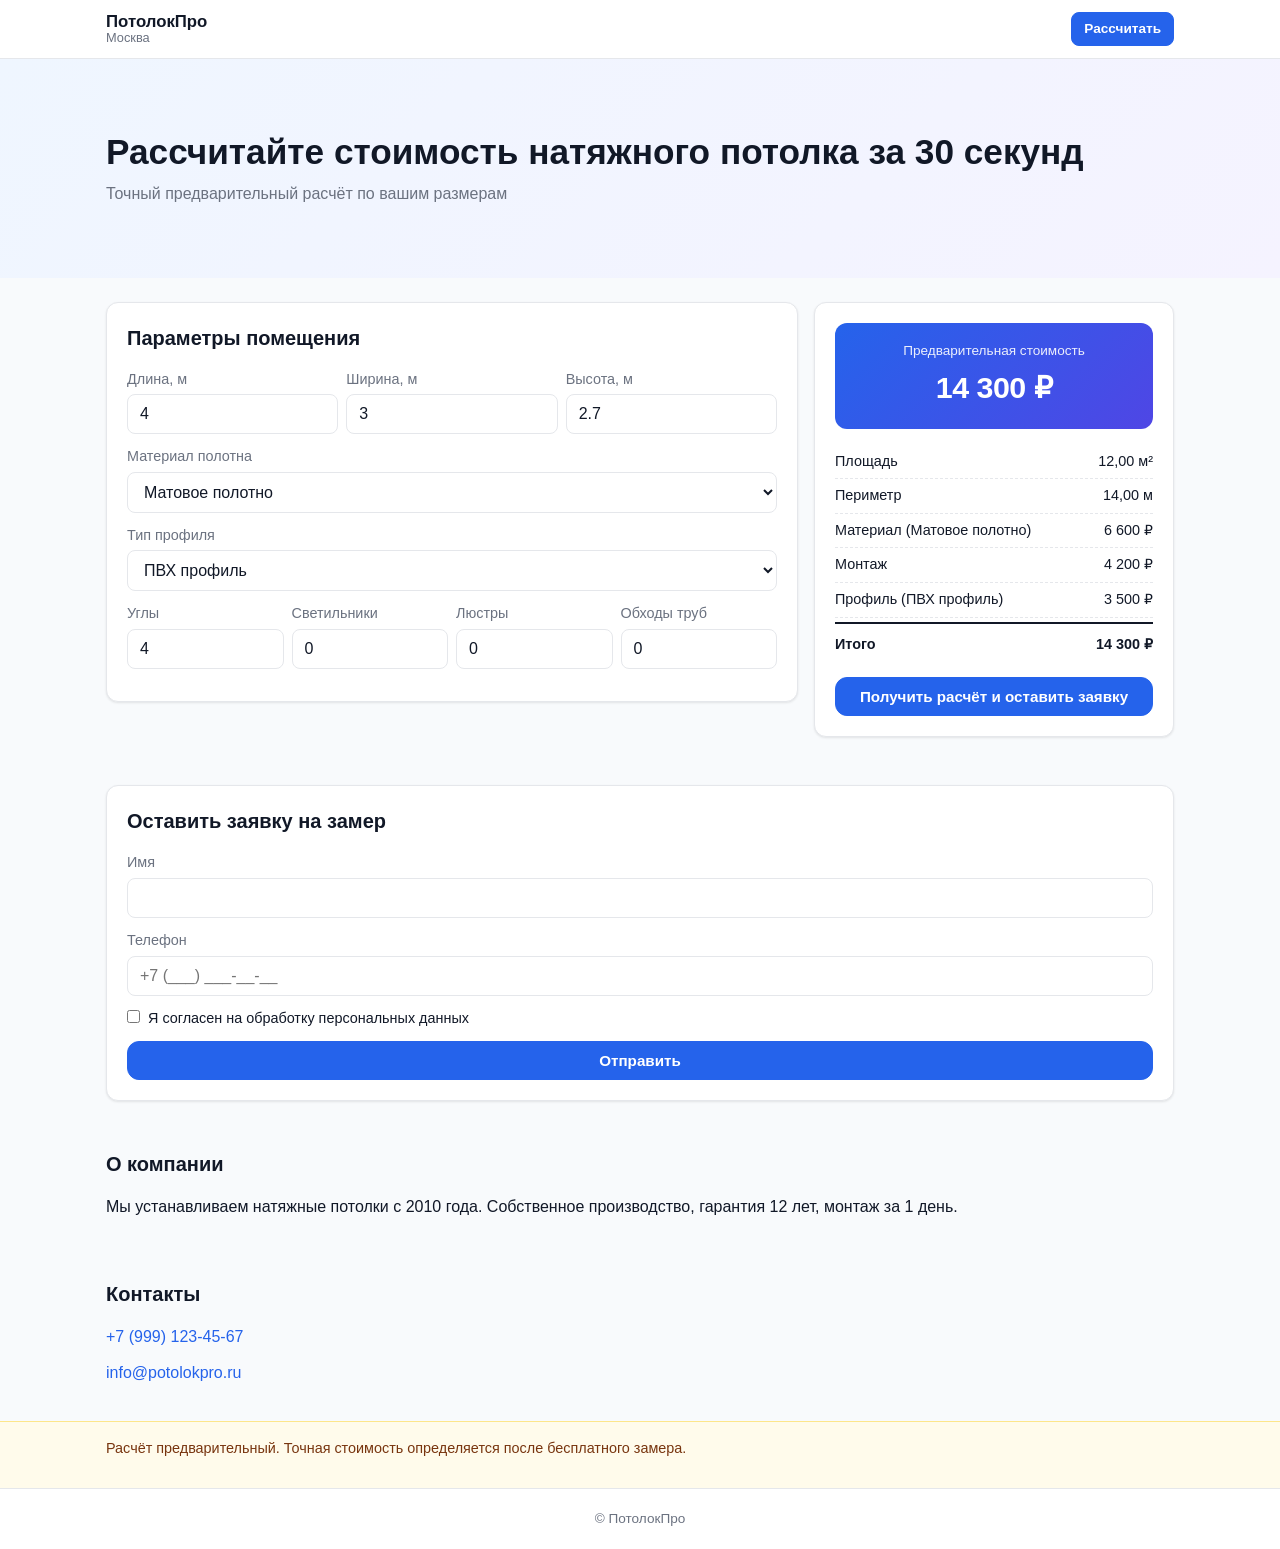
<file: index.html>
<!DOCTYPE html>
<html lang="ru">
<head>
<meta charset="UTF-8">
<meta name="viewport" content="width=device-width, initial-scale=1">
<meta name="description" content="">
<title>Калькулятор натяжных потолков</title>
<link rel="stylesheet" href="assets/css/style.css">
</head>
<body>
<header class="site-header">
  <div class="container header-inner">
    <div class="brand">
      <span class="brand-name" id="companyName">—</span>
      <span class="brand-city" id="companyCity"></span>
    </div>
    <a href="#calc" class="btn btn-sm btn-primary">Рассчитать</a>
  </div>
</header>

<main>
  <section class="hero">
    <div class="container">
      <h1 id="heroTitle">Загрузка…</h1>
      <p class="hero-sub" id="heroSubtitle"></p>
    </div>
  </section>

  <section class="calc-section" id="calc">
    <div class="container calc-grid">
      <div class="card calc-form">
        <h2>Параметры помещения</h2>
        <div class="field-row">
          <label>Длина, м
            <input type="number" id="length" min="0.5" max="50" step="0.1" value="4" inputmode="decimal">
          </label>
          <label>Ширина, м
            <input type="number" id="width" min="0.5" max="50" step="0.1" value="3" inputmode="decimal">
          </label>
          <label>Высота, м
            <input type="number" id="height" min="2" max="10" step="0.1" value="2.7" inputmode="decimal">
          </label>
        </div>
        <label>Материал полотна
          <select id="material"></select>
        </label>
        <label>Тип профиля
          <select id="profile"></select>
        </label>
        <div class="field-row">
          <label>Углы
            <input type="number" id="corners" min="0" step="1" value="4" inputmode="numeric">
          </label>
          <label>Светильники
            <input type="number" id="spotlights" min="0" step="1" value="0" inputmode="numeric">
          </label>
          <label>Люстры
            <input type="number" id="chandeliers" min="0" step="1" value="0" inputmode="numeric">
          </label>
          <label>Обходы труб
            <input type="number" id="pipes" min="0" step="1" value="0" inputmode="numeric">
          </label>
        </div>
        <div class="error-msg" id="calcError" hidden></div>
      </div>

      <aside class="card calc-result">
        <div class="total-box">
          <div class="total-label">Предварительная стоимость</div>
          <div class="total-price"><span id="totalPrice">0</span> ₽</div>
        </div>
        <div class="details" id="detailsList"></div>
        <button class="btn btn-primary btn-block" id="openFormBtn">Получить расчёт и оставить заявку</button>
      </aside>
    </div>
  </section>

  <section class="form-section" id="formSection">
    <div class="container">
      <div class="card form-card">
        <h2>Оставить заявку на замер</h2>
        <form id="requestForm" novalidate>
          <label>Имя
            <input type="text" id="clientName" required maxlength="100" autocomplete="name">
          </label>
          <label>Телефон
            <input type="tel" id="clientPhone" required maxlength="30" placeholder="+7 (___) ___-__-__" autocomplete="tel">
          </label>
          <label class="checkbox-label">
            <input type="checkbox" id="consent" required>
            <span>Я согласен на обработку персональных данных</span>
          </label>
          <div class="error-msg" id="formError" hidden></div>
          <div class="success-msg" id="formSuccess" hidden></div>
          <button type="submit" class="btn btn-primary btn-block" id="submitBtn">
            <span class="btn-label">Отправить</span>
          </button>
        </form>
      </div>
    </div>
  </section>

  <section class="gallery-section" id="gallerySection" hidden>
    <div class="container">
      <h2>Наши работы</h2>
      <div class="gallery" id="gallery"></div>
    </div>
  </section>

  <section class="about-section">
    <div class="container">
      <h2>О компании</h2>
      <p id="aboutText"></p>
    </div>
  </section>

  <section class="contacts-section">
    <div class="container">
      <h2>Контакты</h2>
      <p><a id="contactPhone" href="#"></a></p>
      <p><a id="contactEmail" href="#"></a></p>
    </div>
  </section>

  <section class="disclaimer">
    <div class="container">
      <p id="disclaimerText"></p>
    </div>
  </section>
</main>

<footer class="site-footer">
  <div class="container">
    <span id="footerName"></span>
  </div>
</footer>

<script src="assets/js/app.js"></script>
</body>
</html>
</file>
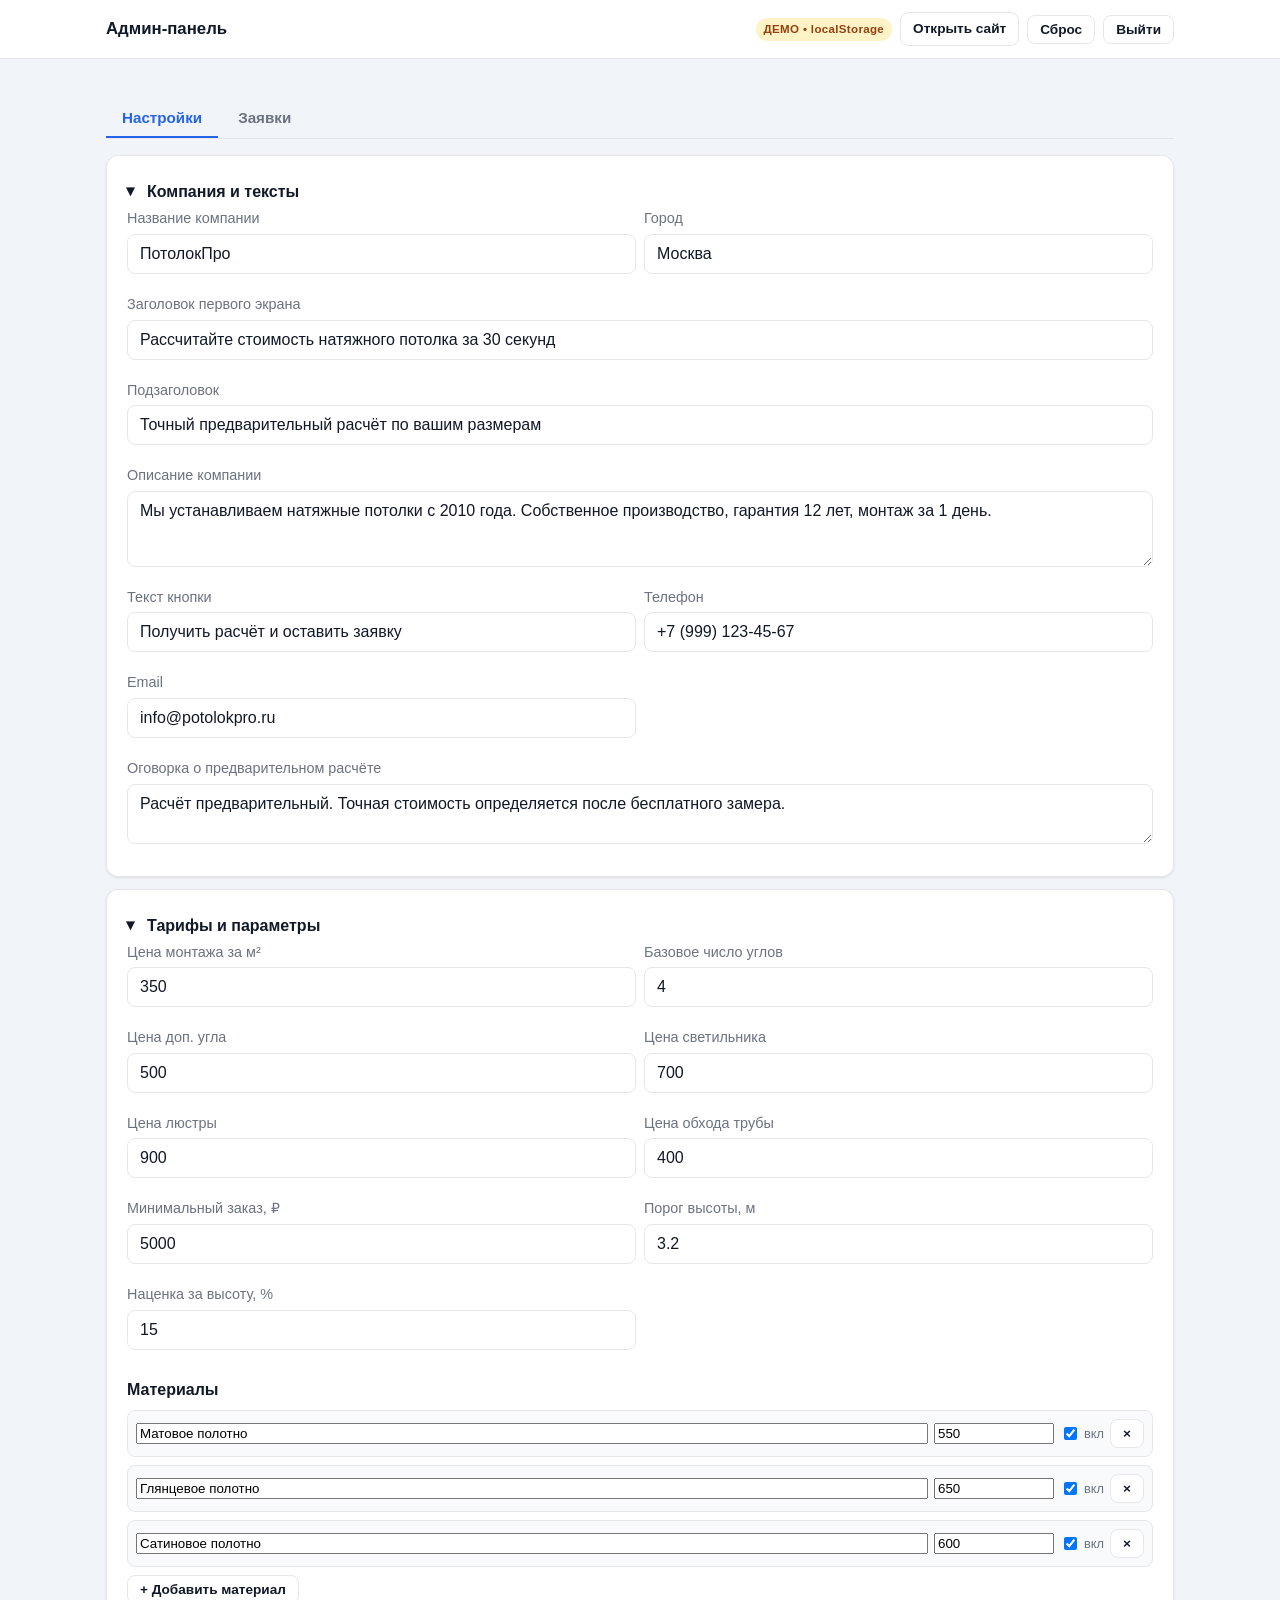
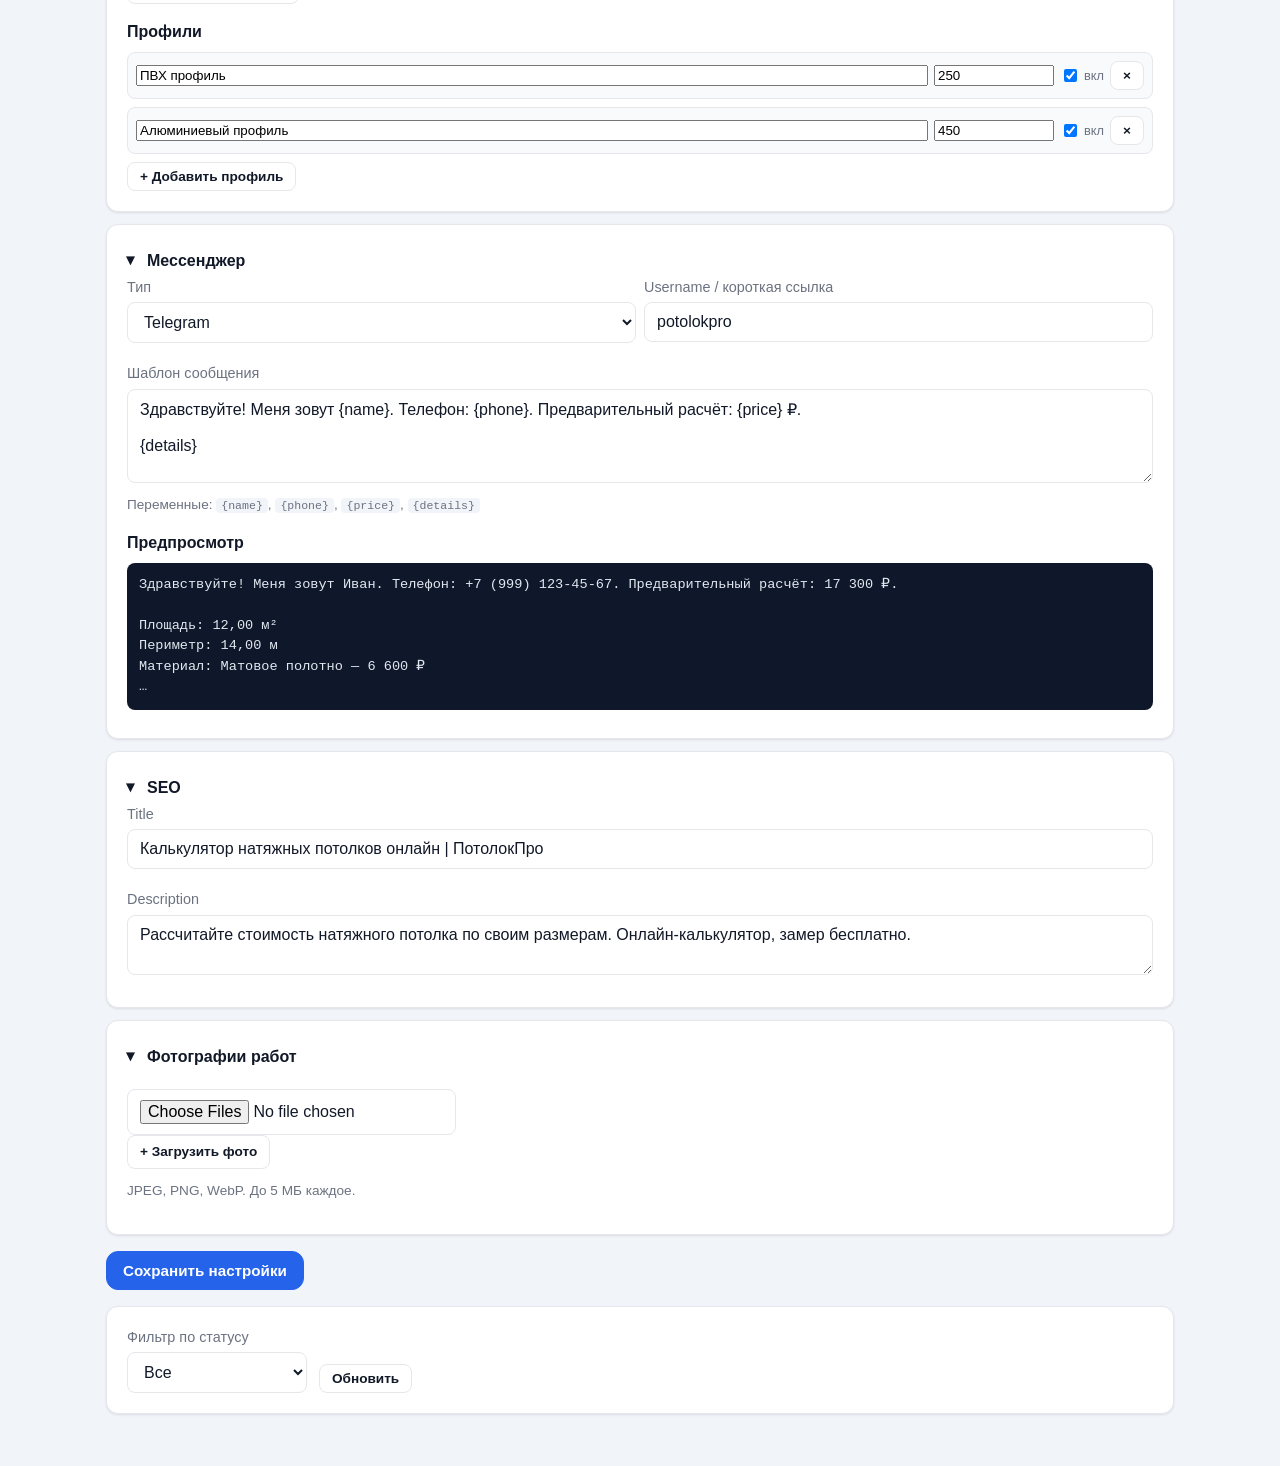
<file: admin.html>
<!DOCTYPE html>
<html lang="ru">
<head>
<meta charset="UTF-8">
<meta name="viewport" content="width=device-width, initial-scale=1">
<title>Админ-панель</title>
<link rel="stylesheet" href="assets/css/style.css">
</head>
<body class="admin-body">
<header class="site-header">
  <div class="container header-inner">
    <div class="brand">
      <span class="brand-name" id="adminBrand">Админ-панель</span>
    </div>
    <div class="admin-header-actions">
      <span class="badge" id="demoBadge" hidden>ДЕМО • localStorage</span>
      <a class="btn btn-sm" href="index.html" target="_blank" rel="noopener">Открыть сайт</a>
      <button class="btn btn-sm" id="resetBtn" hidden>Сброс</button>
      <button class="btn btn-sm" id="logoutBtn" hidden>Выйти</button>
    </div>
  </div>
</header>

<div class="container admin-container">

  <div class="card login-box" id="loginBox" hidden>
    <h2>Вход</h2>
    <form id="loginForm">
      <label>Пароль
        <input type="password" id="loginPassword" required autocomplete="current-password">
      </label>
      <div class="error-msg" id="loginError" hidden></div>
      <button class="btn btn-primary" type="submit">Войти</button>
    </form>
  </div>

  <div class="admin-content" id="adminContent" hidden>
    <div class="tabs">
      <button class="tab active" data-tab="settings">Настройки</button>
      <button class="tab" data-tab="requests">Заявки</button>
    </div>

    <!-- НАСТРОЙКИ -->
    <div class="tab-panel" id="tab-settings">
      <details open class="card section">
        <summary>Компания и тексты</summary>
        <div class="grid-2">
          <label>Название компании <input type="text" id="s_company_name"></label>
          <label>Город <input type="text" id="s_company_city"></label>
          <label class="span-2">Заголовок первого экрана <input type="text" id="s_heroTitle"></label>
          <label class="span-2">Подзаголовок <input type="text" id="s_heroSubtitle"></label>
          <label class="span-2">Описание компании <textarea id="s_about" rows="3"></textarea></label>
          <label>Текст кнопки <input type="text" id="s_buttonText"></label>
          <label>Телефон <input type="text" id="s_phone"></label>
          <label>Email <input type="text" id="s_email"></label>
          <label class="span-2">Оговорка о предварительном расчёте <textarea id="s_disclaimer" rows="2"></textarea></label>
        </div>
      </details>

      <details open class="card section">
        <summary>Тарифы и параметры</summary>
        <div class="grid-2">
          <label>Цена монтажа за м² <input type="number" id="s_installationPricePerM2" min="0" step="1"></label>
          <label>Базовое число углов <input type="number" id="s_includedCorners" min="0" step="1"></label>
          <label>Цена доп. угла <input type="number" id="s_extraCornerPrice" min="0" step="1"></label>
          <label>Цена светильника <input type="number" id="s_spotlightPrice" min="0" step="1"></label>
          <label>Цена люстры <input type="number" id="s_chandelierPrice" min="0" step="1"></label>
          <label>Цена обхода трубы <input type="number" id="s_pipeBypassPrice" min="0" step="1"></label>
          <label>Минимальный заказ, ₽ <input type="number" id="s_minOrder" min="0" step="1"></label>
          <label>Порог высоты, м <input type="number" id="s_heightThreshold" min="0" step="0.1"></label>
          <label>Наценка за высоту, % <input type="number" id="s_heightSurchargePercent" min="0" max="100" step="1"></label>
        </div>

        <h3>Материалы</h3>
        <div id="materialsList" class="list-editor"></div>
        <button type="button" class="btn btn-sm" id="addMaterial">+ Добавить материал</button>

        <h3>Профили</h3>
        <div id="profilesList" class="list-editor"></div>
        <button type="button" class="btn btn-sm" id="addProfile">+ Добавить профиль</button>
      </details>

      <details open class="card section">
        <summary>Мессенджер</summary>
        <div class="grid-2">
          <label>Тип
            <select id="s_messenger_type">
              <option value="telegram">Telegram</option>
              <option value="vk">VK</option>
            </select>
          </label>
          <label>Username / короткая ссылка
            <input type="text" id="s_messenger_username" placeholder="username (без @)">
          </label>
          <label class="span-2">Шаблон сообщения
            <textarea id="s_messenger_template" rows="4"></textarea>
          </label>
        </div>
        <p class="hint">Переменные: <code>{name}</code>, <code>{phone}</code>, <code>{price}</code>, <code>{details}</code></p>
        <h3>Предпросмотр</h3>
        <pre id="messengerPreview" class="preview"></pre>
      </details>

      <details open class="card section">
        <summary>SEO</summary>
        <div class="grid-2">
          <label class="span-2">Title <input type="text" id="s_seo_title"></label>
          <label class="span-2">Description <textarea id="s_seo_description" rows="2"></textarea></label>
        </div>
      </details>

      <details open class="card section">
        <summary>Фотографии работ</summary>
        <div id="imagesList" class="images-list"></div>
        <label class="upload-label">
          <input type="file" id="imageUpload" accept="image/jpeg,image/png,image/webp" multiple hidden>
          <span class="btn btn-sm">+ Загрузить фото</span>
        </label>
        <p class="hint" id="imageHint">JPEG, PNG, WebP. До 5 МБ каждое.</p>
      </details>

      <div class="actions-bar">
        <button class="btn btn-primary" id="saveBtn">Сохранить настройки</button>
        <div class="status-msg" id="saveStatus" hidden></div>
      </div>
    </div>

    <!-- ЗАЯВКИ -->
    <div class="tab-panel" id="tab-requests" hidden>
      <div class="filter-row card">
        <label>Фильтр по статусу
          <select id="statusFilter">
            <option value="">Все</option>
            <option value="new">Новая</option>
            <option value="in_progress">В работе</option>
            <option value="completed">Завершена</option>
          </select>
        </label>
        <button class="btn btn-sm" id="refreshRequests">Обновить</button>
      </div>
      <div id="requestsList" class="requests-list"></div>
    </div>

  </div>
</div>

<script src="assets/js/admin.js"></script>
</body>
</html>
</file>
<file: assets/css/style.css>
:root{
  --primary:#2563eb;
  --primary-dark:#1d4ed8;
  --text:#111827;
  --muted:#6b7280;
  --border:#e5e7eb;
  --bg:#f8fafc;
  --card:#ffffff;
  --success:#059669;
  --danger:#dc2626;
  --radius:12px;
  --shadow:0 1px 3px rgba(0,0,0,.06),0 1px 2px rgba(0,0,0,.04);
  --shadow-lg:0 10px 25px rgba(0,0,0,.08);
}
*{box-sizing:border-box}
html,body{margin:0;padding:0}
body{
  font-family:-apple-system,BlinkMacSystemFont,"Segoe UI",Roboto,Arial,sans-serif;
  color:var(--text);background:var(--bg);line-height:1.5;
  -webkit-font-smoothing:antialiased;
}
.container{max-width:1100px;margin:0 auto;padding:0 16px}
h1{font-size:1.75rem;line-height:1.2;margin:0 0 .5rem}
h2{font-size:1.25rem;margin:0 0 1rem}
h3{font-size:1rem;margin:1rem 0 .5rem}
p{margin:0 0 .75rem}
a{color:var(--primary);text-decoration:none}
a:hover{text-decoration:underline}
code{background:#f1f5f9;padding:1px 5px;border-radius:4px;font-size:.85em}

/* Header */
.site-header{
  background:#fff;border-bottom:1px solid var(--border);position:sticky;top:0;z-index:10;
}
.header-inner{display:flex;align-items:center;justify-content:space-between;gap:12px;padding:12px 16px}
.brand{display:flex;flex-direction:column;line-height:1.1}
.brand-name{font-weight:700;font-size:1.05rem}
.brand-city{font-size:.8rem;color:var(--muted)}
.admin-header-actions{display:flex;gap:8px;align-items:center;flex-wrap:wrap}
.badge{
  background:#fef3c7;color:#92400e;font-size:.72rem;padding:3px 8px;
  border-radius:999px;font-weight:600;letter-spacing:.03em;white-space:nowrap;
}

/* Buttons */
.btn{
  display:inline-flex;align-items:center;justify-content:center;gap:6px;
  padding:10px 16px;border-radius:var(--radius);border:1px solid var(--border);
  background:#fff;color:var(--text);cursor:pointer;font-size:.95rem;font-weight:600;
  transition:transform .05s ease,background .15s ease,box-shadow .15s ease;
  text-decoration:none;
}
.btn:hover{background:#f9fafb;text-decoration:none}
.btn:active{transform:translateY(1px)}
.btn:disabled{opacity:.6;cursor:not-allowed}
.btn-primary{background:var(--primary);border-color:var(--primary);color:#fff}
.btn-primary:hover{background:var(--primary-dark);border-color:var(--primary-dark)}
.btn-sm{padding:6px 12px;font-size:.85rem;border-radius:8px}
.btn-block{width:100%}

/* Hero */
.hero{background:linear-gradient(135deg,#eff6ff 0%,#f5f3ff 100%);padding:48px 0}
.hero h1{margin:0 0 8px;font-size:1.6rem}
.hero-sub{color:var(--muted);font-size:1rem;margin:0}

/* Card */
.card{
  background:var(--card);border:1px solid var(--border);border-radius:var(--radius);
  box-shadow:var(--shadow);padding:20px;
}

/* Sections */
section{padding:24px 0}
.calc-grid{display:grid;gap:16px;grid-template-columns:1fr}
@media(min-width:900px){
  .calc-grid{grid-template-columns:1fr 360px;align-items:start}
  .hero h1{font-size:2.2rem}
  .hero{padding:72px 0}
}

/* Fields */
label{display:block;font-size:.9rem;color:var(--muted);margin-bottom:12px;font-weight:500}
label input,label select,label textarea{
  display:block;width:100%;margin-top:4px;padding:10px 12px;
  font-size:1rem;border:1px solid var(--border);border-radius:8px;
  background:#fff;color:var(--text);font-family:inherit;transition:border .15s,box-shadow .15s;
}
label input:focus,label select:focus,label textarea:focus{
  outline:none;border-color:var(--primary);box-shadow:0 0 0 3px rgba(37,99,235,.12);
}
textarea{resize:vertical;min-height:60px}
.field-row{display:grid;grid-template-columns:repeat(auto-fit,minmax(120px,1fr));gap:8px}
.checkbox-label{display:flex;gap:8px;align-items:flex-start;color:var(--text);font-size:.9rem}
.checkbox-label input{width:auto;margin:2px 0 0}
.grid-2{display:grid;gap:8px;grid-template-columns:1fr}
@media(min-width:640px){.grid-2{grid-template-columns:1fr 1fr}.span-2{grid-column:span 2}}

/* Total box */
.total-box{
  background:linear-gradient(135deg,#2563eb 0%,#4f46e5 100%);
  color:#fff;border-radius:var(--radius);padding:18px;text-align:center;margin-bottom:16px;
}
.total-label{font-size:.85rem;opacity:.9;margin-bottom:4px}
.total-price{font-size:1.9rem;font-weight:800;letter-spacing:-.5px}

/* Details */
.details{font-size:.9rem;color:var(--text);margin-bottom:16px}
.details .row{display:flex;justify-content:space-between;gap:12px;padding:6px 0;border-bottom:1px dashed var(--border)}
.details .row:last-child{border-bottom:none}
.details .row.total{font-weight:700;border-top:2px solid var(--text);border-bottom:none;padding-top:10px;margin-top:4px}
.details .row .v{white-space:nowrap;font-variant-numeric:tabular-nums}

/* Gallery */
.gallery{display:grid;gap:12px;grid-template-columns:repeat(auto-fill,minmax(160px,1fr))}
.gallery figure{margin:0;border-radius:var(--radius);overflow:hidden;background:#eef2ff;aspect-ratio:4/3}
.gallery img{width:100%;height:100%;object-fit:cover;display:block}

/* Contacts / disclaimer */
.disclaimer{background:#fffbeb;border-top:1px solid #fde68a;padding:16px 0;color:#78350f;font-size:.9rem}

/* Messages */
.error-msg{background:#fef2f2;color:var(--danger);border:1px solid #fecaca;padding:10px 12px;border-radius:8px;margin:8px 0;font-size:.9rem}
.success-msg{background:#ecfdf5;color:var(--success);border:1px solid #a7f3d0;padding:10px 12px;border-radius:8px;margin:8px 0;font-size:.9rem}
.status-msg{font-size:.9rem;padding:6px 0;color:var(--muted)}
.status-msg.ok{color:var(--success)}
.status-msg.err{color:var(--danger)}
.hint{color:var(--muted);font-size:.85rem}

/* Footer */
.site-footer{padding:20px 0;text-align:center;color:var(--muted);font-size:.85rem;border-top:1px solid var(--border);background:#fff}

/* Admin */
.admin-body{background:#f1f5f9}
.admin-container{padding-top:20px;padding-bottom:40px}
.admin-content{margin-top:20px}
.tabs{display:flex;gap:4px;border-bottom:1px solid var(--border);margin-bottom:16px}
.tab{
  background:transparent;border:none;padding:10px 16px;font-size:.95rem;font-weight:600;
  cursor:pointer;color:var(--muted);border-bottom:2px solid transparent;
}
.tab.active{color:var(--primary);border-bottom-color:var(--primary)}
.tab-panel{display:block}
.section{margin-bottom:12px}
.section summary{cursor:pointer;font-weight:700;font-size:1rem;padding:4px 0;list-style:none;position:relative;padding-left:20px}
.section summary::-webkit-details-marker{display:none}
.section summary::before{content:"▸";position:absolute;left:0;transition:transform .15s}
.section[open] summary::before{transform:rotate(90deg)}
.actions-bar{display:flex;gap:12px;align-items:center;margin:16px 0;flex-wrap:wrap}
.requests-list{display:grid;gap:10px;margin-top:12px}
.req-card{background:#fff;border:1px solid var(--border);border-radius:var(--radius);padding:14px;box-shadow:var(--shadow)}
.req-head{display:flex;justify-content:space-between;gap:8px;align-items:center;flex-wrap:wrap}
.req-id{font-weight:700}
.req-status{font-size:.75rem;padding:3px 10px;border-radius:999px;font-weight:700;text-transform:uppercase;letter-spacing:.03em}
.req-status.new{background:#dbeafe;color:#1e40af}
.req-status.in_progress{background:#fef3c7;color:#92400e}
.req-status.completed{background:#d1fae5;color:#065f46}
.req-meta{color:var(--muted);font-size:.85rem;margin:6px 0}
.req-body{margin-top:8px;font-size:.9rem;white-space:pre-wrap;background:#f8fafc;padding:10px;border-radius:8px;border:1px solid var(--border)}
.req-actions{display:flex;gap:8px;margin-top:10px;flex-wrap:wrap}
.filter-row{display:flex;gap:12px;align-items:flex-end;flex-wrap:wrap;margin-bottom:12px}
.filter-row label{margin:0;min-width:180px}

/* List editor for materials/profiles */
.list-editor{display:grid;gap:8px;margin-bottom:8px}
.list-item{
  display:grid;gap:6px;grid-template-columns:1fr 120px auto auto;align-items:center;
  background:#f8fafc;padding:8px;border-radius:8px;border:1px solid var(--border);
}
.list-item input[type="text"]{margin:0}
.list-item input[type="number"]{margin:0}
@media(max-width:600px){
  .list-item{grid-template-columns:1fr 1fr;grid-auto-rows:auto}
}

/* Images admin */
.images-list{display:grid;grid-template-columns:repeat(auto-fill,minmax(140px,1fr));gap:10px;margin-bottom:12px}
.img-item{position:relative;border-radius:8px;overflow:hidden;background:#eef2ff;border:1px solid var(--border)}
.img-item img{width:100%;height:110px;object-fit:cover;display:block}
.img-item .img-actions{display:flex;gap:4px;padding:6px;background:#fff}
.img-item .img-actions button{flex:1;padding:4px;font-size:.75rem;border:1px solid var(--border);background:#fff;border-radius:6px;cursor:pointer}
.img-item .img-actions button:hover{background:#f9fafb}
.img-item input[type="text"]{width:100%;border:none;border-top:1px solid var(--border);padding:4px 6px;font-size:.8rem;border-radius:0}
.upload-label{display:inline-block;cursor:pointer}

/* Preview */
.preview{
  background:#0f172a;color:#e2e8f0;padding:12px;border-radius:8px;
  font-family:ui-monospace,SFMono-Regular,Menlo,monospace;font-size:.85rem;
  white-space:pre-wrap;word-break:break-word;margin:8px 0;
}
.login-box{max-width:380px;margin:40px auto}
</file>
